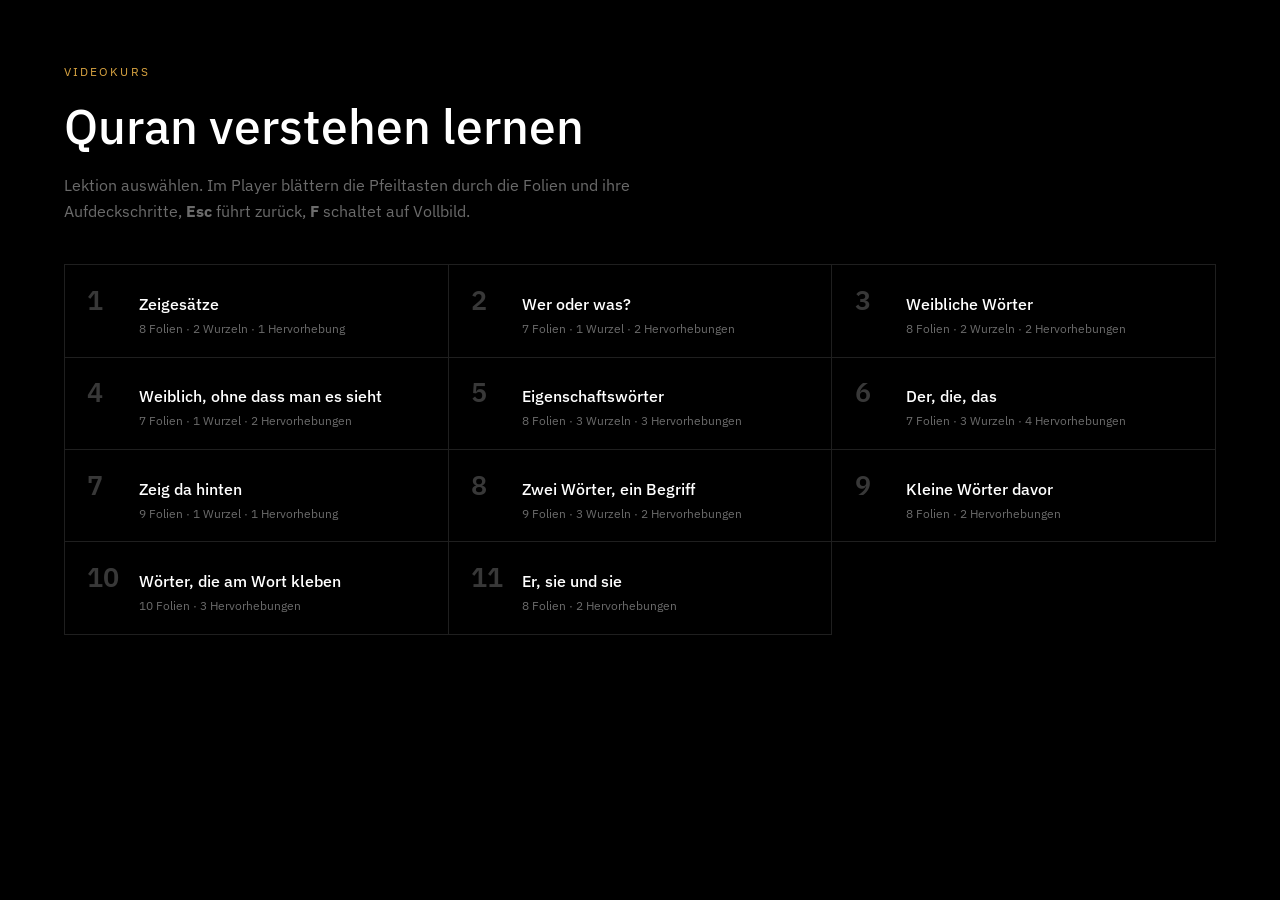
<file: index.html>
<!DOCTYPE html>
<html lang="de">
<head>
<meta charset="utf-8">
<meta name="viewport" content="width=device-width,initial-scale=1">
<link rel="icon" href="data:image/svg+xml,<svg xmlns='http://www.w3.org/2000/svg' viewBox='0 0 32 32'><rect width='32' height='32' rx='6' fill='%23000'/><circle cx='16' cy='16' r='9' fill='none' stroke='%23d9a441' stroke-width='2'/><circle cx='16' cy='16' r='2.6' fill='%23d9a441'/></svg>">
<title>Quran verstehen lernen</title>
<link rel="preconnect" href="https://fonts.googleapis.com">
<link rel="preconnect" href="https://fonts.gstatic.com" crossorigin>
<link href="https://fonts.googleapis.com/css2?family=Amiri&family=IBM+Plex+Sans:wght@400;500;600&display=swap" rel="stylesheet">
<link rel="stylesheet" href="assets/style.css">
</head>
<body class="start">
  <header class="kopf">
    <div class="ober">Videokurs</div>
    <h1>Quran verstehen lernen</h1>
    <p>Lektion auswählen. Im Player blättern die Pfeiltasten durch die Folien und
       ihre Aufdeckschritte, <b>Esc</b> führt zurück, <b>F</b> schaltet auf Vollbild.</p>
  </header>
  <main class="liste" id="liste"></main>

<script type="module">
import { parse } from './assets/parser.js';
const text = await (await fetch('Folien-Lektion-01-22.txt', {cache:'no-store'})).text();
const kurs = parse(text);
const liste = document.getElementById('liste');
for (const l of kurs){
  const a = document.createElement('a');
  a.className = 'lek';
  a.href = `lektion.html?l=${l.nr}`;
  const teile = [`${l.folien.length} Folien`];
  if (l.wurzeln.length) teile.push(`${l.wurzeln.length} Wurzel${l.wurzeln.length>1?'n':''}`);
  teile.push(`${l.hervorhebungen.length} Hervorhebung${l.hervorhebungen.length>1?'en':''}`);
  a.innerHTML = `<div class="nr">${l.nr}</div>
    <div><div class="ti">${l.titel}</div><div class="zu">${teile.join(' · ')}</div></div>`;
  liste.appendChild(a);
}
</script>
</body>
</html>
</file>
<file: assets/style.css>
/* =====================================================================
   Quran verstehen lernen — Präsentation
   Farbgebung aus dem bisherigen Entwurf: schwarze Bühne, weiße Schrift,
   Gold als einziger Akzent. Ausgelegt auf 1920×1080.
   ===================================================================== */
@font-face{
  font-family:"Uthmanic";
  src:url("../uthmanic.woff2") format("woff2");
  font-weight:400;font-style:normal;font-display:swap;
}
:root{
  --schwarz:#000; --weiss:#fff; --gold:#d9a441; --gold-hell:#e8b755;
  --linie:#3a3a3a; --karte:#000; --karte-jetzt:#0d0d0d;
  --papier:#fff; --tinte:#111; --gold-tinte:#a9741a;   /* Gold, das auf Weiß trägt */
  --grau:#6b6b6b; --grau-hell:#9a9a9a;
  --dim:rgba(255,255,255,.42); --dimmer:rgba(255,255,255,.22);
  --rand:rgba(255,255,255,.12);
  /* Breite der beiden Seitenspalten — sie ergibt sich aus der Folie. Die soll
     16:9 stehen, damit man sie einzeln aufnehmen und auf einem Handy
     formatfüllend abspielen kann. Die Folie ist 100vh − 21vh = 79vh hoch,
     16:9 davon sind 79 × 16/9 = 140.444vh breit; was daneben bleibt, teilen
     sich die beiden Spalten. Das max() hält die Spalten auf schmalen Fenstern
     benutzbar; dort stimmt das Verhältnis dann nicht mehr genau. */
  --seite:max(140px, calc((100vw - 140.444vh) / 2));
  /* Satzbreite der Folie, in Höhe gerechnet wie alles andere hier. Sie ist
     das Maß, das der Rahmen früher selbst vorgab: 1320px Folie minus 2×3rem
     Innenrand bei 1080px Höhe. Die Breite des Rahmens wirkt nur über den
     Zeilenumbruch auf die Schriftgröße — bleibt die Satzbreite, wie sie war,
     bleibt jede Größe im Kurs, wie sie war, und der Rahmen darf trotzdem
     breiter werden. */
  --satz:113.333vh;
  --ar:"Uthmanic","Amiri Quran",Amiri,serif;
  --de:"IBM Plex Sans",system-ui,sans-serif;
}
*{box-sizing:border-box;margin:0;padding:0}
html,body{height:100%}
body{background:var(--schwarz);color:var(--weiss);font-family:var(--de);overflow:hidden}
.ar{font-family:var(--ar);direction:rtl;unicode-bidi:isolate;line-height:1.75}

/* ---------- Startseite ---------- */
body.start{overflow:auto;padding:clamp(2rem,5vw,4rem)}
.kopf{max-width:1400px;margin:0 auto 2.5rem}
.kopf .ober{font-size:.72rem;letter-spacing:.18em;text-transform:uppercase;color:var(--gold);margin-bottom:1rem}
.kopf h1{font-size:clamp(1.8rem,4vw,3rem);font-weight:500}
.kopf p{margin-top:1rem;color:var(--dim);max-width:60ch;line-height:1.6}
.liste{max-width:1400px;margin:0 auto;display:grid;grid-template-columns:repeat(auto-fill,minmax(310px,1fr));
  border-top:1px solid var(--rand);border-left:1px solid var(--rand)}
.lek{background:var(--schwarz);padding:1.3rem 1.4rem;display:flex;gap:1.1rem;align-items:baseline;
  border-right:1px solid var(--rand);border-bottom:1px solid var(--rand);
  text-decoration:none;color:inherit;transition:background .15s}
.lek:hover{background:#0d0d0d}
.lek:hover .nr{color:var(--gold)}
.lek .nr{font-size:1.7rem;font-weight:600;color:var(--dimmer);line-height:1;
  font-variant-numeric:tabular-nums;min-width:2.1ch;transition:color .15s}
.lek .ti{font-size:1.02rem;font-weight:500;line-height:1.35}
.lek .zu{font-size:.78rem;color:var(--dim);margin-top:.3rem}

/* ---------- Bühne ----------
   Oben der Vorschaustreifen über die ganze Breite. Darunter drei Spalten,
   die bis zum unteren Rand reichen: links die Wurzelkästchen und die
   Erklärbox, rechts die Knöpfe, beide gleich breit — dazwischen, genau in
   der Mitte, die Präsentation. */
#buehne{display:grid;grid-template-columns:var(--seite) 1fr var(--seite);
  grid-template-rows:21vh 1fr;height:100vh}
#vorschau{grid-column:1/-1;grid-row:1;display:grid;grid-template-columns:repeat(5,1fr);
  gap:1px;background:var(--linie);border-bottom:1px solid var(--linie);min-height:0}

/* Links das Sprechskript über die volle Höhe — es ist der Text, der zu dieser
   Folie gesprochen wird, und hat den meisten Platz von allen Nebenspalten. */
#skript{grid-column:1;grid-row:2;background:var(--karte);color:var(--weiss);
  border-right:1px solid var(--linie);padding:1.1rem 1.2rem;overflow:hidden;
  display:flex;flex-direction:column;justify-content:flex-start;min-height:0}

#folie{grid-column:2;grid-row:2;background:var(--karte);color:var(--weiss);
  display:flex;flex-direction:column;justify-content:center;align-items:center;
  padding:3rem;overflow:hidden;min-height:0}

/* Rechts die Bedienung und darunter die Wurzelkästen. Die standen früher
   links; dort braucht jetzt das Skript die ganze Höhe. */
#spalte{grid-column:3;grid-row:2;border-left:1px solid var(--linie);
  display:flex;flex-direction:column;min-height:0;overflow:hidden}
#knoepfe{flex:0 0 auto;display:flex;flex-direction:column;
  padding:.9rem 1rem 1.2rem;gap:.45rem;overflow:hidden}
/* Lektion und Folie, zweizeilig und gut sichtbar. */
#stand{flex:0 0 auto;padding:1.1rem 1rem .1rem;text-align:right;line-height:1.25}
/* Die Lektionsanzeige ist zugleich der Weg zurück — das Haus davor sagt es,
   und der Kasten ist groß genug, um ihn zu treffen. */
#stand .lek{display:inline-block;font-size:1.05rem;font-weight:600;color:var(--gold);
  text-decoration:none;border:1px solid transparent;border-radius:.5rem;
  padding:.35rem .6rem;margin:-.35rem -.6rem .1rem;
  transition:color .15s,border-color .15s,background .15s}
#stand .lek:hover{color:var(--gold-hell);border-color:var(--gold);background:rgba(217,164,65,.08)}
#stand .haus{font-weight:400;opacity:.85}
#stand .fol{display:block;font-size:.95rem;color:rgba(255,255,255,.72)}
#spalte.ohne-wurzeln #wurzeln{display:none}

/* ---------- Vorschaukästchen ---------- */
/* Alle fünf bleiben schwarz auf weiß — die aktuelle Folie steht in vollem
   Schwarz mit Goldbalken, die Nachbarn nur etwas blasser. */
.vk{background:var(--papier);color:#8a8a8a;padding:.7rem .85rem;overflow:hidden;
  display:flex;flex-direction:column;justify-content:center;
  border-top:4px solid transparent;cursor:pointer;
  transition:color .15s,border-color .15s;min-height:0}
.vk.jetzt{color:var(--tinte);border-top-color:var(--gold)}
.vk.leer{background:#141414;cursor:default}
.vk .zl.de,.vk .wz .bd,.vk .raster .sp.de{color:inherit;opacity:.8}

.inhalt{flex:0 0 auto;display:flex;flex-direction:column;gap:.15em;width:100%;min-width:0}
#folie .inhalt{gap:0;align-items:center;text-align:center;max-width:var(--satz)}
/* Die Übersetzung rückt dicht an ihren arabischen Satz, das nächste Satzpaar
   bekommt mehr Luft — so ist zu sehen, was zusammengehört. */
/* Wieviel Luft zwischen zwei Satzpaaren steht, hängt davon ab, wie voll die
   Folie ist: bei vier Sätzen reicht wenig, bei zweien darf es mehr sein.
   --luft setzt zeichneFolie. */
#folie .inhalt > *{margin-top:var(--luft,1.1em)}
/* Die Übersetzung hängt an ihrem Satz. Der Abstand dazwischen sitzt als
   margin-bottom an der arabischen Zeile, nicht als margin-top an der
   deutschen: er muß sich nach der arabischen Schrift richten, deren
   Unterlängen — das ي von لِلنَّبِيِّ etwa — unter die Zeile reichen. */
/* Der Abstand zwischen arabischem Satz und seiner Übersetzung ist klein,
   der zum nächsten Paar groß — nur so ist zu sehen, was zusammengehört.
   Gemessen zählt nicht der Kastenabstand, sondern der von Tinte zu Tinte:
   eine Zeile ohne Unterlängen läßt unter sich viel Luft, eine mit Tanwîn
   obendrauf über sich wenig. Bei --paar .5em stand die Übersetzung auf
   einem Drittel der Folien näher am nächsten Satz als an ihrem eigenen. */
#folie .inhalt > .zl:not(.de),#folie .inhalt > .raster{margin-bottom:var(--paar,.32em)}
#folie .inhalt > .zl.de:not(.schrittanfang){margin-top:0}
/* Eine Überschrift gehört zu dem, was unter ihr steht: dicht darüber, und
   die große Luft bleibt oberhalb der Überschrift — sonst schwebt sie
   zwischen zwei Gruppen und man weiß nicht, zu welcher sie zählt. */
#folie .inhalt > .zl.de.schrittanfang + .zl:not(.de){margin-top:.3em}
#folie .inhalt > :first-child{margin-top:0}

/* ---------- Zeilensatz: gilt für die Folie wie für ihre Vorschau ----------
   Der Zeilenabstand entscheidet hier über die Schriftgröße: die Einpassung
   füllt das Kästchen, also wird die Schrift um so größer, je enger die Zeilen
   stehen dürfen. Die Uthmanic bringt von Haus aus fast das Vierfache ihrer
   Schriftgröße an Zeilenhöhe mit — Platz für Quranzeichen, die in diesem Kurs
   nicht vorkommen. Gemessen über den ganzen Kurs reichen die Glyphen 1,15
   Schriftgrößen über und 0,53 unter die Grundlinie, zusammen 1,67. Bei 1,35
   wird die Zeile rund das Zweieinhalbfache hoch: reichlich Abstand, und die
   Schrift darf halb so groß wieder werden.
   Wichtig außerdem: die Wortzeile darf keine Flexzeile sein — dann würde das
   <bdi> zum Block und wüchse auf die volle Schriftmetrik. */
/* Das (+) in der Vorschau: hier beginnt der nächste Aufdeckschritt. */
.vk .plus{font-size:.8em;line-height:1.7;color:var(--gold-tinte);letter-spacing:.05em}
#folie .plus{display:none}
.vk .zl,#folie .zl,.vk .raster .sp,#folie .raster .sp{line-height:1.5;text-align:center}
.vk .ar,#folie .ar{line-height:1.35}
.vk .zl.de,#folie .zl.de{font-size:1.05em}
/* Steht die Übersetzung direkt unter ihrem arabischen Satz, genügt sie
   klein — sie ist Lesehilfe, nicht Gegenstand. Steht Deutsch dagegen neben
   dem Arabischen (Vokabelzeile, Spaltenblock), bleibt es, wie es war.
   Nicht betroffen ist die deutsche Zeile, die einen Schritt eröffnet: die
   steht als Überschrift über dem Arabischen und bleibt groß. */
.vk .zl:not(.de) + .zl.de:not(.schrittanfang),#folie .zl:not(.de) + .zl.de:not(.schrittanfang),
.vk .raster + .zl.de:not(.schrittanfang),#folie .raster + .zl.de:not(.schrittanfang){font-size:.6em}
.vk .raster .sp.de,#folie .raster .sp.de{font-size:1.05em}
.vk .zl.de,.vk .raster .sp.de{color:#444}
#folie .zl.de,#folie .raster .sp.de,#folie .wz .bd{color:rgba(255,255,255,.66)}
.vk .luecke,#folie .luecke{height:.7em}
/* Noch nicht aufgedeckt: unsichtbar, aber der Platz bleibt stehen. */
.verdeckt{visibility:hidden}

/* Wortzeile „Emoji  Wort  —  Bedeutung" als gewöhnliche Textzeile */
.vk .wz,#folie .wz{display:block}
.vk .wz > *,#folie .wz > *{margin-inline:.22em}
.vk .wz .bd,#folie .wz .bd{font-size:1em}
.vk .wz .bd{color:#555}

#folie .ar{font-size:2.05em}
#folie .wz .ar{font-size:2.1em}
#folie .wz .mk{font-size:1.5em}

/* Vorschau: etwas kleinere Schrift, damit mehr ins Kästchen paßt */
.vk .ar{font-size:1.75em}
.vk .wz .ar{font-size:1.8em}
.vk .wz .mk{font-size:1.25em}

/* Markierungen stehen auf schwarzem Grund — dort trägt das helle Gold.
   In der Vorschau wird nichts markiert, die braucht keine eigene Farbe. */
.m-wort,.m-de,.m-wurzel{color:var(--gold)}
/* Ein einzelnes Vokalzeichen wird nicht größer — das risse es von seinem
   Trägerbuchstaben los. Es bekommt einen Hof, der es kräftiger macht. */
.m-zeichen{color:var(--gold);
  text-shadow:0 0 .1em rgba(217,164,65,.9),0 0 .28em rgba(217,164,65,.55)}

/* ---------- Wurzelkästchen ---------- */
#wurzeln{flex:1 1 auto;background:var(--linie);display:flex;flex-direction:column;gap:1px;
  min-height:0;overflow:hidden;border-top:1px solid var(--linie)}
.wk{flex:1;background:#101010;border-left:3px solid transparent;padding:.55rem .8rem;cursor:pointer;
  display:flex;flex-direction:column;justify-content:center;overflow:hidden;
  font-size:.74rem;transition:background .15s,border-color .15s;min-height:0}
.wk:hover{background:#161616}
.wk.an{background:#1a1611;border-left-color:var(--gold)}
.wk .inhalt{gap:.25rem}
.wk .w{font-family:var(--ar);direction:rtl;font-size:2.05em;line-height:1.5;color:var(--weiss)}
.wk .t{font-size:1em;line-height:1.45;color:var(--dim)}
.wk.leer{cursor:default;background:#0a0a0a}

/* ---------- Erklärbox ---------- */
/* Alles im Kasten rechnet in em, nicht in rem: einpassen setzt die
   Schriftgröße des Kastens, und nur so gehen seine Kinder mit. */
#skript .inhalt{gap:.8em}
#skript .marke{color:var(--gold);line-height:1.25;font-weight:600;
  border-bottom:1px solid var(--rand);padding-bottom:.45em}
#skript .marke .nr{display:block}
#skript .marke .was{display:block;font-weight:400;color:var(--gold-hell);font-size:.92em}
#skript .satz{font-size:1.02em;line-height:1.55;color:var(--weiss)}
#skript .satz .ar{font-size:1.45em}
#skript .satz.nurar{text-align:center;padding:.15em 0}
#skript .txt{font-size:1.02em;line-height:1.6;color:var(--weiss)}
/* Die Erklärungen der Regeln stehen unter der Folienerklärung — aber nur,
   solange kein Skript für die Lektion da ist. */
#skript .knopftext{border-top:1px solid var(--rand);padding-top:.6em;
  color:var(--dim);font-size:.95em;line-height:1.5}
#skript .knopftext.an{color:var(--weiss)}

/* ---------- Knopfspalte ---------- */
#knoepfe .gruppe{display:flex;flex-direction:column;gap:.45rem}
#knoepfe .abstand{height:1.5rem}
/* Wortknopf: das arabische Wort, darunter seine Bedeutung. Auch ein nicht
   anklickbarer bleibt lesbar — er ist hier Nachschlagewerk, nicht nur
   Schalter. */
#knoepfe .knopf.wort{display:flex;flex-direction:column;align-items:flex-end;gap:.15rem}
#knoepfe .knopf.wort .bd{font-size:.86em;line-height:1.35;color:var(--dim);text-align:right}
/* Ein Wort, das auf dieser Zeile nichts zu markieren hat, bleibt trotzdem
   lesbar: es steht hier zum Nachschlagen, nicht nur als Schalter. Statt das
   ganze Kästchen auf 28 % zu verblassen wie die Regelknöpfe, nimmt es nur
   etwas Farbe zurück. */
#knoepfe .knopf.wort:disabled{opacity:1;border-color:rgba(255,255,255,.07);
  color:rgba(255,255,255,.62)}
#knoepfe .knopf.wort:disabled .bd{color:rgba(255,255,255,.42)}
.knopf{border:1px solid var(--rand);background:rgba(255,255,255,.03);color:var(--weiss);
  border-radius:.5rem;padding:.5rem .7rem;font-family:inherit;font-size:.82rem;line-height:1.3;
  cursor:pointer;text-align:right;transition:border-color .15s,background .15s,color .15s}
.knopf:hover:not(:disabled):not(.an){border-color:var(--gold);color:var(--gold)}
.knopf.an{background:var(--gold);border-color:var(--gold);color:#000;font-weight:600}
.knopf.an:hover{background:var(--gold-hell);color:#000}
.knopf:disabled{opacity:.28;cursor:default}
.knopf .w{font-family:var(--ar);direction:rtl;font-size:1.35rem;display:block;line-height:1.6}

/* ---------- Wurzelfolie ---------- */
#wurzelfolie{position:fixed;inset:0;background:rgba(0,0,0,.965);z-index:40;
  display:none;align-items:center;justify-content:center;padding:4vh 6vw}
#wurzelfolie.an{display:flex}
.wf{text-align:center;max-width:1200px;width:100%}
.wf .haupt{font-family:var(--ar);direction:rtl;font-size:clamp(3rem,7vw,5.5rem);line-height:1.6}
.wf .bed{color:var(--dim);font-size:clamp(1rem,1.8vw,1.4rem);margin-top:.6rem}
.wf .buchst{font-family:var(--ar);direction:rtl;color:var(--gold);font-size:clamp(1.6rem,3vw,2.4rem);
  letter-spacing:.35em;margin:1.6rem 0 2.2rem}
.wf .abl{display:flex;flex-direction:column;gap:1.3rem;align-items:center}
.wf .abl .zeile{display:grid;grid-template-columns:1fr auto 1fr;gap:1.8rem;align-items:baseline;width:100%;max-width:820px}
.wf .abl .a{font-family:var(--ar);direction:rtl;font-size:clamp(2rem,4vw,3.2rem);text-align:right}
.wf .abl .p{color:var(--gold);font-size:1.1rem}
.wf .abl .b{color:var(--dim);font-size:clamp(.95rem,1.6vw,1.25rem);text-align:left}
.wf .kern{margin-top:2.4rem;color:var(--dim);font-size:clamp(.95rem,1.6vw,1.2rem);line-height:1.6;max-width:70ch;margin-inline:auto}
.wf .schalter{margin-top:2rem}

/* ---------- Fußzeile: unten in der Knopfspalte, damit sie nichts verdeckt --- */
/* So breit wie die Knopfspalte — sonst ragte der Fuß in den Folienrahmen,
   der aufgenommen wird. */
#fuss{position:fixed;right:0;bottom:0;width:var(--seite);padding:0 1rem .9rem;text-align:right;
  display:flex;flex-direction:column;align-items:flex-end;gap:.5rem}
#hinweis{font-size:.66rem;line-height:1.5;color:rgba(255,255,255,.26)}

#gesperrt{position:fixed;left:50%;transform:translateX(-50%);bottom:1.4rem;z-index:50;
  font-size:.75rem;color:var(--gold);display:none}
#gesperrt.an{display:block}

/* Spaltenzeilen aus der Datei: Wort über Bedeutung */
/* Spaltenabstand in em, damit er mit der Folienschrift mitwächst */
.vk .raster,#folie .raster{display:inline-grid;gap:.2em 1.4em;justify-content:center;justify-items:center}
/* arabischer Spaltenblock: erste Spalte rechts, deutscher Text darin bleibt links-rechts */
.raster.rtl{direction:rtl}
.raster.rtl .sp.de{direction:ltr}
.vk .raster .sp,#folie .raster .sp{line-height:1.5}
.vk .raster .sp.de,#folie .raster .sp.de{font-size:1.05em;color:#555}
</file>
